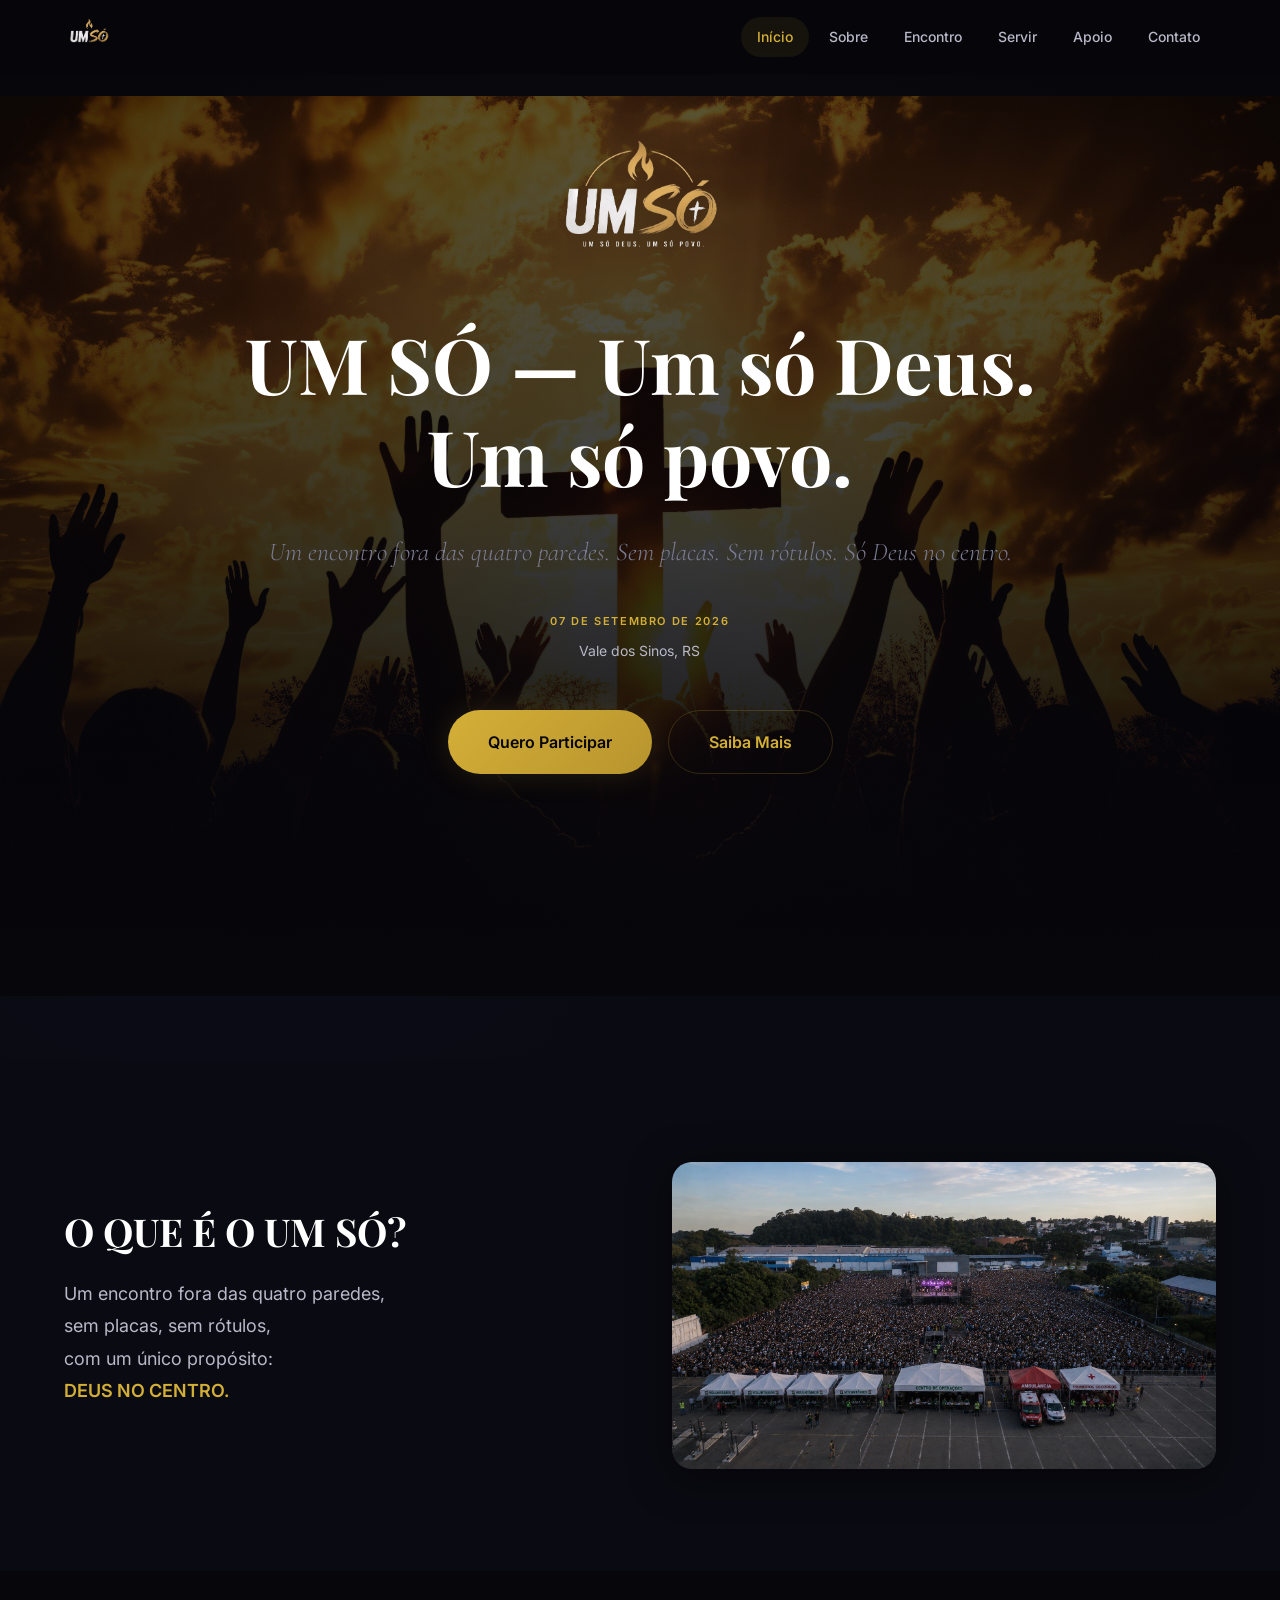
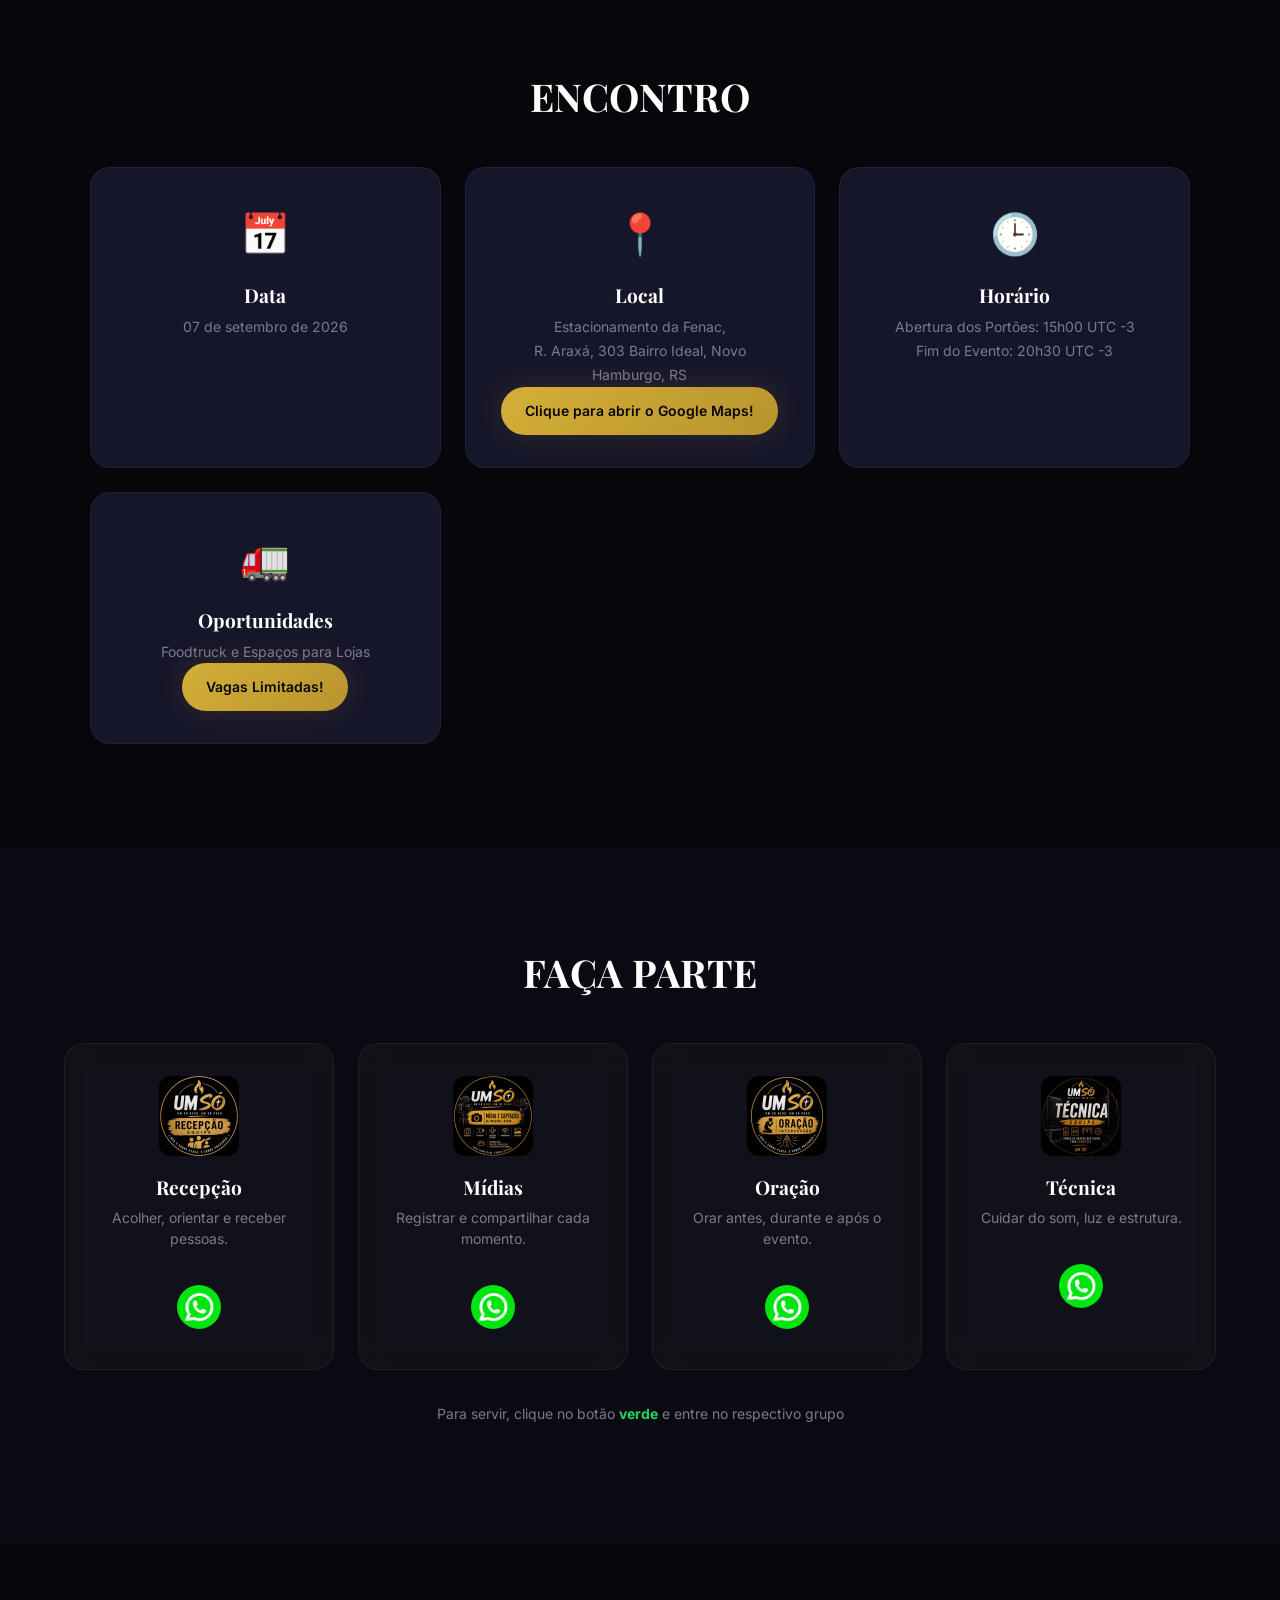
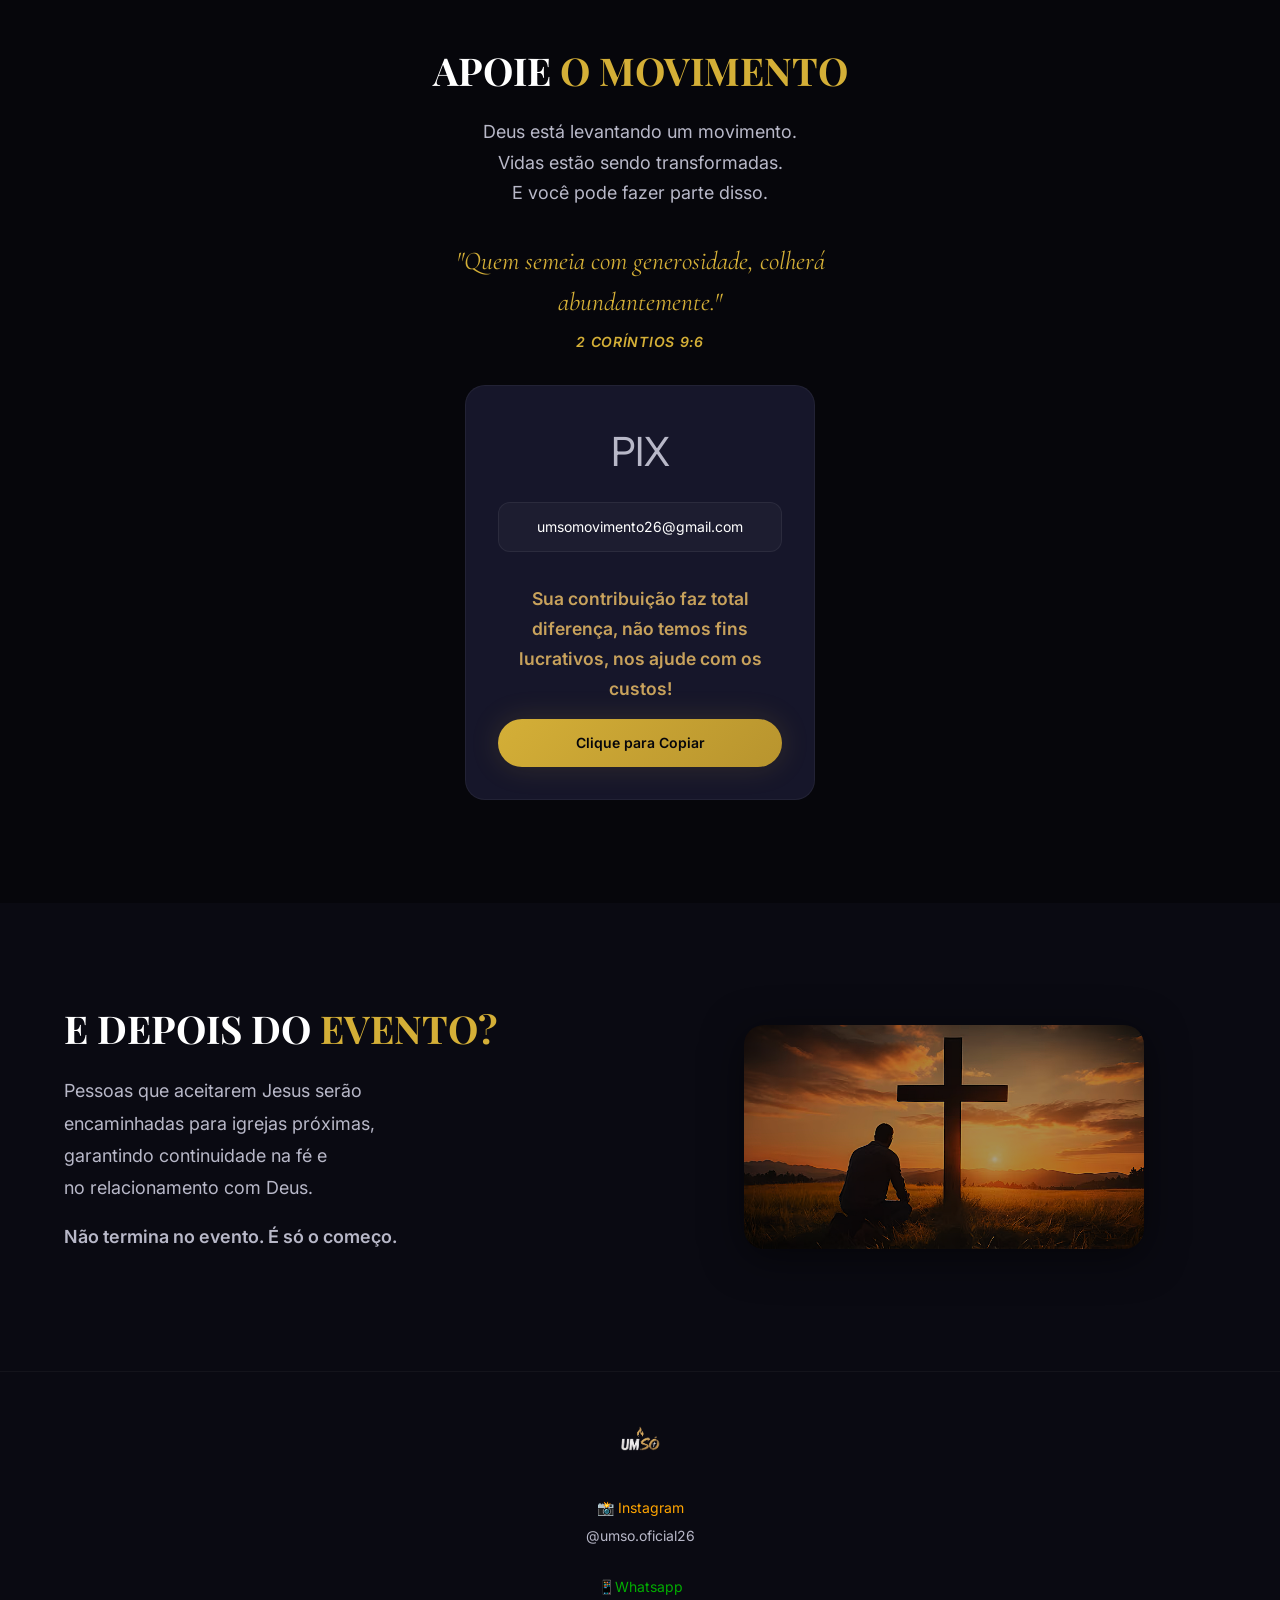
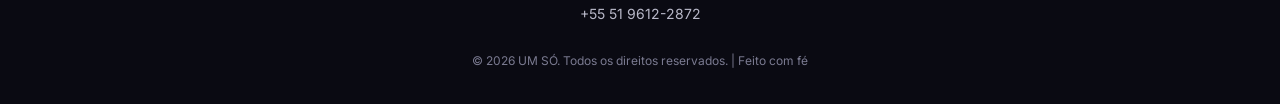
<file: index.html>
<!DOCTYPE html>
<html lang="pt-BR">
<head>
  <meta charset="UTF-8">
  <meta name="viewport" content="width=device-width, initial-scale=1.0">
  <meta name="description" content="UM SÓ - Um encontro cristão interdenominacional de adoração e unidade. 07 de Setembro de 2026, Vale dos Sinos, RS.">
  <meta name="keywords" content="UM SÓ, evento cristão, adoração, unidade, Deus, encontro, worship, Vale dos Sinos">
  <meta name="author" content="UM SÓ Movimento">
  <meta name="robots" content="index, follow">
  
  <!-- Open Graph / Facebook -->
  <meta property="og:type" content="website">
  <meta property="og:url" content="https://umsodeus.com.br/">
  <meta property="og:title" content="UM SÓ — Um só Deus. Um só povo.">
  <meta property="og:description" content="Um encontro cristão interdenominacional de adoração. 07 de Setembro de 2026, Vale dos Sinos, RS.">
  <meta property="og:image" content="https://umsodeus.com.br/midia.png">
  <meta property="og:locale" content="pt_BR">
  
  <!-- Twitter -->
  <meta name="twitter:card" content="summary_large_image">
  <meta name="twitter:url" content="https://umsodeus.com.br/">
  <meta name="twitter:title" content="UM SÓ — Um só Deus. Um só povo.">
  <meta name="twitter:description" content="Um encontro cristão interdenominacional de adoração. 07 de Setembro de 2026, Vale dos Sinos, RS.">
  <meta name="twitter:image" content="https://umsodeus.com.br/midia.png">
  
  <title>UM SÓ - Um só Deus. Um só povo.</title>
  
  <!-- Fonts -->
  <link rel="preconnect" href="https://fonts.googleapis.com">
  <link rel="preconnect" href="https://fonts.gstatic.com" crossorigin>
  <link href="https://fonts.googleapis.com/css2?family=Playfair+Display:wght@400;600;700;800&family=Inter:wght@300;400;500;600;700&family=Cormorant+Garamond:ital,wght@0,300;0,400;1,400&display=swap" rel="stylesheet">
  
  <link rel="icon" href="logolimpa.png" type="image/png">
  <link rel="stylesheet" href="styles.css">
  
  <!-- Schema.org JSON-LD -->
  <script type="application/ld+json">
  {
    "@context": "https://schema.org",
    "@type": "Event",
    "name": "UM SÓ - Encontro de Adoração e Unidade",
    "description": "Um encontro cristão interdenominacional de adoração. Um encontro fora das quatro paredes. Sem placas. Sem rótulos. Só Deus no centro.",
    "startDate": "2026-09-07T00:00:00-03:00",
    "endDate": "2026-09-07T23:59:00-03:00",
    "eventStatus": "https://schema.org/EventScheduled",
    "eventAttendanceMode": "https://schema.org/OfflineEventAttendanceMode",
    "location": {
      "@type": "Place",
      "name": "Vale dos Sinos",
      "address": {
        "@type": "PostalAddress",
        "addressRegion": "RS",
        "addressCountry": "BR"
      }
    },
    "image": "https://umsodeus.com.br/midia.png",
    "organizer": {
      "@type": "Organization",
      "name": "UM SÓ",
      "url": "https://umsodeus.com.br",
      "contactPoint": {
        "@type": "ContactPoint",
        "telephone": "+55-51-93380-4768",
        "contactType": "customer service"
      }
    },
    "performer": {
      "@type": "MusicGroup",
      "name": "UM SÓ Worship"
    }
  }
  </script>
</head>
<body>
  <header class="header">
    <div class="header-content">
      <div class="logo"><img src="logolimpasf.png" alt="Logo UM SÓ"></div>
      <nav class="nav">
        <ul class="nav-links">
          <li><a href="#inicio">Início</a></li>
          <li><a href="#sobre">Sobre</a></li>
          <li><a href="#encontro">Encontro</a></li>
          <li><a href="#servir">Servir</a></li>
          <li><a href="#apoio">Apoio</a></li>
          <li><a href="#contato">Contato</a></li>
        </ul>
        <div class="nav-underline"></div>
      </nav>
      <button class="hamburger" aria-label="Menu" aria-expanded="false">
        <span></span>
        <span></span>
        <span></span>
      </button>
    </div>
  </header>

  <!-- Mobile Menu Overlay -->
  <div class="nav-mobile" id="navMobile">
    <a href="#inicio" class="nav-link">Início</a>
    <a href="#sobre" class="nav-link">Sobre</a>
    <a href="#encontro" class="nav-link">Encontro</a>
    <a href="#servir" class="nav-link">Servir</a>
    <a href="#apoio" class="nav-link">Apoio</a>
    <a href="#contato" class="nav-link">Contato</a>
  </div>

<section id="inicio" class="hero">
  <div class="hero-right">
    <img src="adorandocruz.jpg" alt="Adorando a cruz" class="hero-image">
    <div class="hero-logo-wrapper">
          <img src="logomeiolimpa.png" alt="Logo UM SÓ" class="hero-logo">
    </div>
    <div class="hero-overlay">
      <div class="hero-text-content">
        <h1>UM SÓ — Um só Deus. Um só povo.</h1>
        <p class="hero-tagline">Um encontro fora das quatro paredes. Sem placas. Sem rótulos. Só Deus no centro.</p>
        <div class="hero-date">
          <span class="overline">07 DE SETEMBRO DE 2026</span>
          <span class="hero-location">Vale dos Sinos, RS</span>
        </div>
        <div class="hero-buttons">
          <a href="#encontro" class="btn btn-primary btn-lg">Quero Participar</a>
          <a href="#sobre" class="btn btn-secondary btn-lg">Saiba Mais</a>
        </div>
      </div>
    </div>
  </div>
</section>

  <section id="sobre" class="about">
    <div class="container">
      <div class="about-content">
        <div class="about-text">
          <h2>O QUE É O UM SÓ?</h2>
          <p>Um encontro fora das quatro paredes,<br> sem placas, sem rótulos,<br> com um único propósito:<br> <span class="text-gold">DEUS NO CENTRO.</span></p>
        </div>
        <div class="about-image">
          <img src="multidaoadorando.jpg" alt="Multidão adorando a Deus">
        </div>
      </div>
    </div>
  </section>

  <section id="encontro" class="event">
    <div class="container">
      <h2>ENCONTRO</h2>
      <div class="event-cards">
        <div class="card animate-on-scroll delay-1">
          <div class="icon">📅</div>
          <h3>Data</h3>
          <p>07 de setembro de 2026</p>
        </div>
        <div class="card animate-on-scroll delay-2">
          <div class="icon">📍</div>
          <h3>Local</h3>
          <p>Estacionamento da Fenac, <br>R. Araxá, 303 Bairro Ideal, Novo Hamburgo, RS</p>
          <a href="https://maps.app.goo.gl/UGEg2Bdmgw99nyRcA" class="btn-info" target="_blank" rel="noopener noreferrer">Clique para abrir o Google Maps!</a>
        </div>
        <div class="card animate-on-scroll delay-3">
          <div class="icon">🕒</div>
          <h3>Horário</h3>
          <p>Abertura dos Portões: 15h00 UTC -3<br>Fim do Evento: 20h30 UTC -3</p>
        </div>
        <div class="card animate-on-scroll delay-4">
          <div class="icon">🚛</div>
          <h3>Oportunidades</h3>
          <p>Foodtruck e Espaços para Lojas</p>
          <a href="foodtruck.html" class="btn-info" aria-label="Saiba mais sobre oportunidades de foodtruck e lojas">Vagas Limitadas!</a>
        </div>
      </div>
    </div>
  </section>

  <section id="servir" class="volunteers">
    <div class="container">
      <h2>FAÇA PARTE</h2>
      <div class="volunteer-areas">
        <div class="area area-recepcao animate-on-scroll delay-1">
          <div class="area-image"></div>
          <h3>Recepção</h3>
          <p>Acolher, orientar e receber pessoas.</p>
          <a href="https://chat.whatsapp.com/KQdRpLxNtdp9pKH8oHyIia" target="_blank" class="whatsapp-btn" aria-label="Entrar no grupo de WhatsApp da Recepção">
            <img src="whatsapp.png" alt="">
          </a>
        </div>
        <div class="area area-midia animate-on-scroll delay-2">
          <div class="area-image"></div>
          <h3>Mídias</h3>
          <p>Registrar e compartilhar cada momento.</p>
          <a href="https://chat.whatsapp.com/KQdRpLxNtdp9pKH8oHyIia" target="_blank" class="whatsapp-btn" aria-label="Entrar no grupo de WhatsApp das Mídias">
            <img src="whatsapp.png" alt="">
          </a>
        </div>
        <div class="area area-oracao animate-on-scroll delay-3">
          <div class="area-image"></div>
          <h3>Oração</h3>
          <p>Orar antes, durante e após o evento.</p>
          <a href="https://chat.whatsapp.com/KQdRpLxNtdp9pKH8oHyIia" target="_blank" class="whatsapp-btn" aria-label="Entrar no grupo de WhatsApp da Oração">
            <img src="whatsapp.png" alt="">
          </a>
        </div>
        <div class="area area-tecnica animate-on-scroll delay-4">
          <div class="area-image"></div>
          <h3>Técnica</h3>
          <p>Cuidar do som, luz e estrutura.</p>
          <a href="https://chat.whatsapp.com/KQdRpLxNtdp9pKH8oHyIia" target="_blank" class="whatsapp-btn" aria-label="Entrar no grupo de WhatsApp da Técnica">
            <img src="whatsapp.png" alt="">
          </a>
        </div>
      </div>
      <p class="volunteer-info">Para servir, clique no botão <span class="green-text">verde</span> e entre no respectivo grupo</p>
    </div>
  </section>

  <section id="apoio" class="support">
    <div class="container">
      <h2>APOIE <span class="text-gold">O MOVIMENTO</span></h2>
      <p>Deus está levantando um movimento.<br>Vidas estão sendo transformadas.<br>E você pode fazer parte disso.</p>
      <blockquote class="verse">
        "Quem semeia com generosidade, colherá abundantemente."
        <span class="verse-ref">2 Coríntios 9:6</span>
      </blockquote>
      <div class="plans">
        <div class="plan plan-bronze animate-on-scroll">
          <span class="medal">PIX</span>
          <p class="pix-key">umsomovimento26@gmail.com</p>
          <p class="price price-bronze">Sua contribuição faz total diferença, não temos fins lucrativos, nos ajude com os custos!</p>
          <input type="hidden" id="chavePix" value="umsomovimento26@gmail.com">
          <a href="javascript:void(0)" id="btnCopiar" class="btn-info" onclick="copiarPix()" aria-label="Copiar chave PIX para doação">Clique para Copiar</a>
        </div>
      </div>
    </div>
  </section>

  <section id="depois" class="after">
    <div class="container">
      <div class="after-content">
        <div class="after-text">
          <h2>E DEPOIS DO <span class="text-gold">EVENTO?</span></h2>
          <p>Pessoas que aceitarem Jesus serão<br> encaminhadas para igrejas próximas,<br> garantindo continuidade na fé e<br> no relacionamento com Deus.</p>
          <p class="highlight">Não termina no evento. É só o começo.</p>
        </div>
        <div class="after-image">
          <img src="ajoelhado.png" alt="Pessoa ajoelhada em oração">
        </div>
      </div>
    </div>
  </section>

  <footer id="contato" class="footer">
    <div class="container">
      <div class="footer-content">
        <div class="logo"><img src="logolimpasf.png" alt="Logo UM SÓ"></div>
        <div class="social">
          <a href="https://instagram.com/umso.oficial26" target="_blank" aria-label="Siga-nos no Instagram"><span>&#128248;</span><spam style="color: orange;"> Instagram</spam><br>@umso.oficial26</a>
        </div>
        <div class="contact">
          <a href="https://wa.me/555196122872" target="_blank" aria-label="Entre em contato conosco pelo WhatsApp"><span>&#128241;</span><spam style="color: rgb(2, 173, 2);">Whatsapp</spam><br>+55 51 9612-2872</a>
        </div>
        <p>&copy; 2026 UM SÓ. Todos os direitos reservados. | Feito com fé</p>
      </div>
    </div>
  </footer>

  <script src="script.js"></script>
</body>
</file>
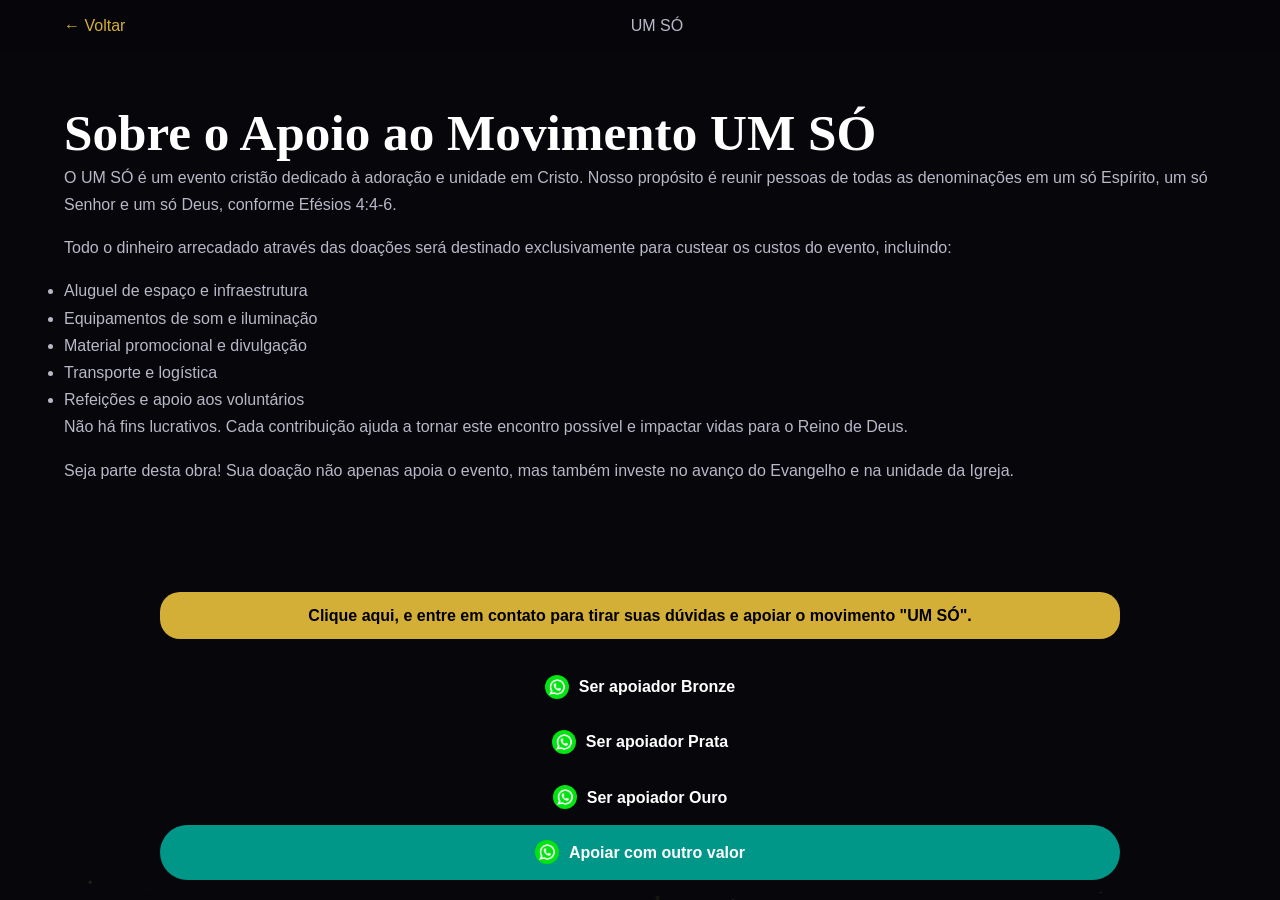
<file: apoio.html>
<!DOCTYPE html>
<html lang="pt-BR">
<head>
  <meta charset="UTF-8">
  <meta name="viewport" content="width=device-width, initial-scale=1.0">
  <meta name="description" content="Apoie o movimento UM SÓ - Evento cristão de adoração e unidade.">
  <meta name="keywords" content="UM SÓ, apoio, evento cristão, adoração, unidade, Deus">
  <title>UM SÓ - Apoie o Movimento</title>
  <link rel="preconnect" href="https://fonts.googleapis.com">
  <link rel="preconnect" href="https://fonts.gstatic.com" crossorigin>
  <link href="https://fonts.googleapis.com/css2?family=Montserrat:wght@400;700&family=Poppins:wght@300;400;600&display=swap" rel="stylesheet">
  <link rel="stylesheet" href="styles.css">
</head>
<body>
  <header class="header">
    <div class="header-content">
      <a href="index.html" class="back-btn">← Voltar</a>
      <div class="logo">UM SÓ</div>
      <div></div> <!-- Spacer -->
    </div>
  </header>

  <section class="apoio-info">
    <div class="container">
      <h1>Sobre o Apoio ao Movimento UM SÓ</h1>
      <p>O UM SÓ é um evento cristão dedicado à adoração e unidade em Cristo. Nosso propósito é reunir pessoas de todas as denominações em um só Espírito, um só Senhor e um só Deus, conforme Efésios 4:4-6.</p>
      <p>Todo o dinheiro arrecadado através das doações será destinado exclusivamente para custear os custos do evento, incluindo:</p>
      <ul>
        <li>Aluguel de espaço e infraestrutura</li>
        <li>Equipamentos de som e iluminação</li>
        <li>Material promocional e divulgação</li>
        <li>Transporte e logística</li>
        <li>Refeições e apoio aos voluntários</li>
      </ul>
      <p>Não há fins lucrativos. Cada contribuição ajuda a tornar este encontro possível e impactar vidas para o Reino de Deus.</p>
      <p>Seja parte desta obra! Sua doação não apenas apoia o evento, mas também investe no avanço do Evangelho e na unidade da Igreja.</p>
    </div>
  </section>

  <div class="whatsapp-section">
    <p>Clique aqui, e entre em contato para tirar suas dúvidas e apoiar o movimento "UM SÓ".</p>
    <div class="support-actions">
      <a href="https://wa.link/pgxjeu" target="_blank" class="support-btn support-bronze">
        <img src="whatsapp.png" alt="WhatsApp Bronze"> Ser apoiador Bronze
      </a>
      <a href="https://wa.link/csjr4a" target="_blank" class="support-btn support-prata">
        <img src="whatsapp.png" alt="WhatsApp Prata"> Ser apoiador Prata
      </a>
      <a href="https://wa.link/1alzcy" target="_blank" class="support-btn support-ouro">
        <img src="whatsapp.png" alt="WhatsApp Ouro"> Ser apoiador Ouro
      </a>
      <a href="https://wa.link/jvon53" target="_blank" class="support-btn support-others">
        <img src="whatsapp.png" alt="WhatsApp Outro Valor"> Apoiar com outro valor
      </a>
    </div>
  </div>

  <script src="script.js"></script>
</body>
</html>
</file>
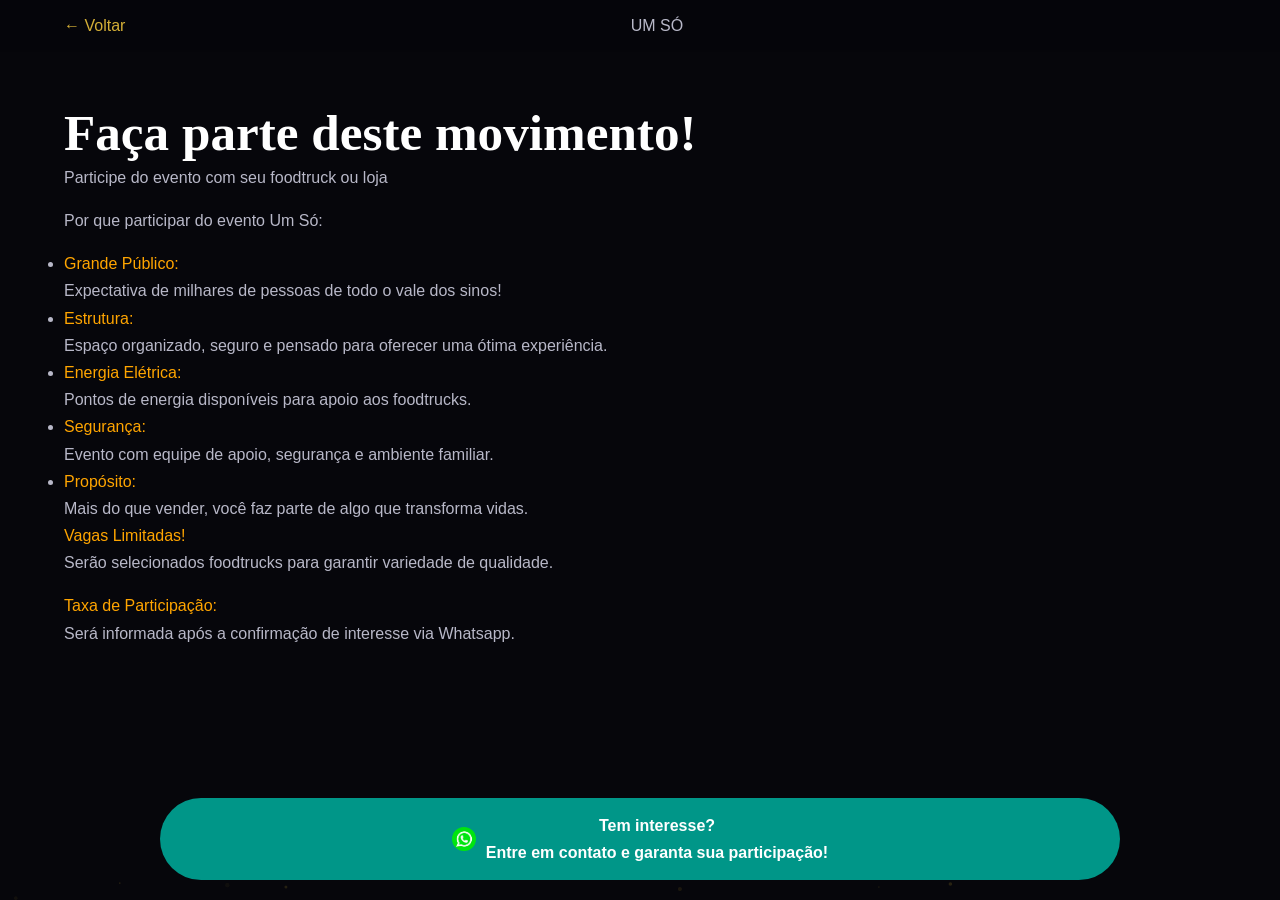
<file: foodtruck.html>
<!DOCTYPE html>
<html lang="pt-BR">
<head>
  <meta charset="UTF-8">
  <meta name="viewport" content="width=device-width, initial-scale=1.0">
  <meta name="description" content="Apoie o movimento UM SÓ - Evento cristão de adoração e unidade.">
  <meta name="keywords" content="UM SÓ, apoio, evento cristão, adoração, unidade, Deus">
  <title>UM SÓ - Apoie o Movimento</title>
  <link rel="preconnect" href="https://fonts.googleapis.com">
  <link rel="preconnect" href="https://fonts.gstatic.com" crossorigin>
  <link href="https://fonts.googleapis.com/css2?family=Montserrat:wght@400;700&family=Poppins:wght@300;400;600&display=swap" rel="stylesheet">
  <link rel="stylesheet" href="styles.css">
</head>
<body>
  <header class="header">
    <div class="header-content">
      <a href="index.html" class="back-btn">← Voltar</a>
      <div class="logo">UM SÓ</div>
      <div></div>
    </div>
  </header>

  <section class="apoio-info">
    <div class="container">
      <h1>Faça parte deste movimento!</h1>
      <p>Participe do evento com seu foodtruck ou loja</p>
      <p>Por que participar do evento Um Só:</p>
      <ul>
        <li><span style="color: orange;">Grande Público:</span><br>Expectativa de milhares de pessoas de todo o vale dos sinos!</li>
        <li><span style="color: orange;">Estrutura:</span><br>Espaço organizado, seguro e pensado para oferecer uma ótima experiência.</li>
        <li><span style="color: orange;">Energia Elétrica:</span><br>Pontos de energia disponíveis para apoio aos foodtrucks.</li>
        <li><span style="color: orange;">Segurança:</span><br>Evento com equipe de apoio, segurança e ambiente familiar.</li>
        <li><span style="color: orange;">Propósito:</span><br>Mais do que vender, você faz parte de algo que transforma vidas.</li>
      </ul>
      <p><span style="color: orange;">Vagas Limitadas!</span><br>Serão selecionados foodtrucks para garantir variedade de qualidade.</p>
      <p><span style="color: orange;">Taxa de Participação:</span><br>Será informada após a confirmação de interesse via Whatsapp.</p>
    </div>
  </section>

  <div class="whatsapp-section">
    <div  class="support-actions">
      <a href="https://wa.link/zmbcq4" target="_blank" class="support-btn support-others">
        <img src="whatsapp.png" alt="WhatsApp Outro Valor">Tem interesse?<br>Entre em contato e garanta sua participação!
      </a>
    </div>
  </div>

  <script src="script.js"></script>
</body>
</html>
</file>
<file: styles.css>
/* ============================================
   DESIGN SYSTEM — UM SÓ
   v1.0 — Maio 2026
   ============================================ */

/* === DESIGN TOKENS === */
:root {
  /* Cores Primarias — Dourado Celestial */
  --gold: #D4AF37;
  --black: #000000;
  --gold-light: #E8D48B;
  --gold-dark: #B8942E;
  --gold-muted: #C8A25C;
  --gold-glow: rgba(212, 175, 55, 0.4);
  --gold-subtle: rgba(212, 175, 55, 0.08);
  --gold-border: rgba(212, 175, 55, 0.2);

  /* Backgrounds — Escuros com profundidade */
  --bg-deep: #06060B;
  --bg-primary: #0A0A12;
  --bg-secondary: #0F0F1A;
  --bg-elevated: #141422;
  --bg-card: #16162A;
  --bg-card-hover: #1C1C36;
  --bg-glass: rgba(255, 255, 255, 0.03);
  --bg-glass-hover: rgba(255, 255, 255, 0.06);

  /* Accent */
  --celestial-blue: #1E3A5F;
  --amber-warm: #C8A25C;

  /* Texto */
  --text-primary: #FFFFFF;
  --text-secondary: #B8B8C8;
  --text-muted: #7A7A90;
  --text-gold: #D4AF37;

  /* Sombras */
  --shadow-gold: 0 0 30px rgba(212, 175, 55, 0.15);
  --shadow-gold-intense: 0 0 60px rgba(212, 175, 55, 0.25);
  --shadow-sm: 0 2px 8px rgba(0,0,0,0.3);
  --shadow-md: 0 4px 20px rgba(0,0,0,0.4);
  --shadow-lg: 0 8px 40px rgba(0,0,0,0.5);

  /* Transicoes */
  --ease-smooth: cubic-bezier(0.4, 0, 0.2, 1);
  --ease-out: cubic-bezier(0, 0, 0.2, 1);
  --duration-fast: 200ms;
  --duration-normal: 350ms;
  --duration-slow: 600ms;

  /* Tipografia */
  --font-display: 'Playfair Display', Georgia, serif;
  --font-heading: 'Cormorant Garamond', Georgia, serif;
  --font-body: 'Inter', -apple-system, sans-serif;

  /* Escala tipografica (fluid) */
  --fs-hero: clamp(3rem, 6vw, 5.5rem);
  --fs-h1: clamp(2.25rem, 4vw, 3.5rem);
  --fs-h2: clamp(1.75rem, 3vw, 2.5rem);
  --fs-h3: clamp(1.25rem, 2vw, 1.75rem);
  --fs-h4: clamp(1.1rem, 1.5vw, 1.375rem);
  --fs-body: 1rem;
  --fs-body-sm: 0.875rem;
  --fs-caption: 0.75rem;
  --fs-overline: 0.6875rem;

  /* Espacamento */
  --space-xs: 0.25rem;
  --space-sm: 0.5rem;
  --space-md: 1rem;
  --space-lg: 1.5rem;
  --space-xl: 2rem;
  --space-2xl: 3rem;
  --space-3xl: 4rem;
  --space-section: clamp(4rem, 8vw, 7rem);

  /* Layout */
  --container-max: 1200px;
  --border-radius-sm: 8px;
  --border-radius-md: 12px;
  --border-radius-lg: 20px;
  --border-radius-xl: 28px;
  --border-radius-full: 9999px;
}

/* === RESET & BASE === */
*, *::before, *::after {
  margin: 0;
  padding: 0;
  box-sizing: border-box;
}

html {
  scroll-behavior: smooth;
  font-size: 16px;
  -webkit-font-smoothing: antialiased;
}

body {
  font-family: var(--font-body);
  background: var(--bg-deep);
  color: var(--text-secondary);
  line-height: 1.7;
  overflow-x: hidden;
}

img {
  max-width: 100%;
  height: auto;
  display: block;
}

a {
  color: var(--gold);
  text-decoration: none;
  transition: color var(--duration-fast) var(--ease-smooth);
}

a:hover {
  color: var(--gold-light);
}

::selection {
  background: var(--gold);
  color: var(--bg-deep);
}

/* === TYPOGRAPHY === */
h1, h2, h3, h4 {
  font-family: var(--font-display);
  font-weight: 700;
  color: var(--text-primary);
  line-height: 1.2;
}

h1 { font-size: var(--fs-h1); }
h2 { font-size: var(--fs-h2); }
h3 { font-size: var(--fs-h3); }
h4 { font-size: var(--fs-h4); }

p {
  margin-bottom: 1rem;
}

/* === UTILITY CLASSES === */
.container {
  max-width: var(--container-max);
  margin: 0 auto;
  padding: 0 1.5rem;
}

.text-gold { color: var(--text-gold); }
.text-primary { color: var(--text-primary); }
.text-muted { color: var(--text-muted); }
.text-center { text-align: center; }

.overline {
  font-family: var(--font-body);
  font-size: var(--fs-overline);
  font-weight: 600;
  letter-spacing: 0.15em;
  text-transform: uppercase;
  color: var(--gold);
}

/* === HEADER & NAVIGATION === */
.header {
  position: fixed;
  top: 0;
  width: 100%;
  background: rgba(6, 6, 11, 0.85);
  backdrop-filter: blur(20px);
  -webkit-backdrop-filter: blur(20px);
  z-index: 1000;
  padding: 0.75rem 0;
  transition: all var(--duration-normal) var(--ease-smooth);
  border-bottom: 1px solid transparent;
}

.header.scrolled {
  background: rgba(6, 6, 11, 0.95);
  border-bottom: 1px solid var(--gold-border);
}

.header-content {
  max-width: var(--container-max);
  margin: 0 auto;
  padding: 0 1.5rem;
  display: flex;
  align-items: center;
  justify-content: space-between;
  gap: 2rem;
}

.header .logo {
  min-width: 80px;
}

.header .logo img {
  max-height: 50px;
  width: auto;
}

/* Desktop Navigation */
.nav ul.nav-links {
  display: flex;
  list-style: none;
  gap: 0.25rem;
}

.nav-links a {
  display: block;
  padding: 0.5rem 1rem;
  font-size: var(--fs-body-sm);
  font-weight: 500;
  color: var(--text-secondary);
  border-radius: var(--border-radius-full);
  transition: all var(--duration-fast) var(--ease-smooth);
}

.nav-links a:hover,
.nav-links a.active {
  color: var(--gold);
  background: var(--gold-subtle);
}

.nav-underline {
  display: none;
}

/* Hamburger Button */
.hamburger {
  display: none;
  flex-direction: column;
  gap: 5px;
  cursor: pointer;
  background: none;
  border: none;
  padding: 8px;
  z-index: 1001;
}

.hamburger span {
  display: block;
  width: 24px;
  height: 2px;
  background: var(--text-primary);
  transition: all var(--duration-normal) var(--ease-smooth);
  border-radius: 2px;
}

.hamburger.active span:nth-child(1) {
  transform: rotate(45deg) translate(5px, 5px);
}

.hamburger.active span:nth-child(2) {
  opacity: 0;
}

.hamburger.active span:nth-child(3) {
  transform: rotate(-45deg) translate(5px, -5px);
}

/* Mobile Menu Overlay */
.nav-mobile {
  position: fixed;
  top: 0;
  left: 0;
  right: 0;
  bottom: 0;
  background: rgba(6, 6, 11, 0.97);
  backdrop-filter: blur(30px);
  -webkit-backdrop-filter: blur(30px);
  display: flex;
  flex-direction: column;
  align-items: center;
  justify-content: center;
  gap: 1.5rem;
  z-index: 999;
  opacity: 0;
  pointer-events: none;
  transition: opacity var(--duration-normal) var(--ease-smooth);
}

.nav-mobile.open {
  opacity: 1;
  pointer-events: auto;
}

.nav-mobile .nav-link {
  font-family: var(--font-display);
  font-size: 1.75rem;
  color: var(--text-secondary);
  transition: all var(--duration-fast) var(--ease-smooth);
  transform: translateY(20px);
  opacity: 0;
}

.nav-mobile.open .nav-link {
  transform: translateY(0);
  opacity: 1;
  transition-delay: calc(var(--i, 0) * 80ms);
}

.nav-mobile .nav-link:hover {
  color: var(--gold);
}

/* === BUTTONS === */
.btn {
  display: inline-flex;
  align-items: center;
  justify-content: center;
  gap: 0.5rem;
  padding: 0.875rem 2rem;
  font-family: var(--font-body);
  font-size: var(--fs-body-sm);
  font-weight: 600;
  border-radius: var(--border-radius-full);
  border: none;
  cursor: pointer;
  transition: all var(--duration-normal) var(--ease-smooth);
  text-decoration: none;
  position: relative;
  overflow: hidden;
}

.btn::after {
  content: '';
  position: absolute;
  inset: 0;
  background: linear-gradient(135deg, rgba(255,255,255,0.15), transparent);
  opacity: 0;
  transition: opacity var(--duration-fast);
}

.btn:hover::after {
  opacity: 1;
}

.btn-primary {
  background: linear-gradient(135deg, var(--gold), var(--gold-dark));
  color: var(--bg-deep);
  box-shadow: var(--shadow-gold);
}

.btn-primary:hover {
  transform: translateY(-2px);
  box-shadow: var(--shadow-gold-intense);
}

.btn-secondary {
  background: transparent;
  color: var(--gold);
  border: 1.5px solid var(--gold-border);
}

.btn-secondary:hover {
  background: var(--gold-subtle);
  border-color: var(--gold);
  transform: translateY(-2px);
}

.btn-lg {
  padding: 1.1rem 2.5rem;
  font-size: var(--fs-body);
}

.btn-info {
  display: inline-block;
  background: linear-gradient(135deg, var(--gold), var(--gold-dark));
  color: var(--bg-deep);
  padding: 0.75rem 1.5rem;
  text-decoration: none;
  border-radius: var(--border-radius-full);
  font-weight: 600;
  font-size: var(--fs-body-sm);
  transition: all var(--duration-normal) var(--ease-smooth);
  box-shadow: var(--shadow-gold);
}

.btn-info:hover {
  transform: translateY(-2px);
  box-shadow: var(--shadow-gold-intense);
}

/* === HERO SECTION === */
.hero {
  position: relative;
  min-height: 100vh;
  display: flex;
  align-items: center;
  justify-content: center;
  overflow: hidden;
  padding: 6rem 0 4rem;
  width: 100%;
}

.hero::before {
  content: '';
  position: absolute;
  inset: 0;
  background: radial-gradient(ellipse 80% 60% at 50% 40%, rgba(212, 175, 55, 0.06) 0%, transparent 70%),
              radial-gradient(ellipse 60% 50% at 20% 80%, rgba(30, 58, 95, 0.08) 0%, transparent 60%),
              linear-gradient(180deg, var(--bg-deep) 0%, var(--bg-primary) 100%);
  z-index: 0;
}

.hero-content {
  width: 100%;
  height: 100%;
  z-index: 1;
  position: relative;
  display: flex;
  align-items: center;
  justify-content: center;
}

.hero-right {
  position: relative;
  width: 100%;
  height: 100%;
  min-height: 100vh;
  overflow: hidden;
}

.hero-right .hero-image {
  position: absolute;
  inset: 0;
  width: 100%;
  height: 100%;
  object-fit: cover;
  object-position: center;
  display: block;
  animation: kenburns 25s ease-in-out infinite;
  z-index: 0;
}

.hero-logo-wrapper {
  margin-bottom: 1rem;
  position: absolute;
  top: 2%;
  left: 50%;
  transform: translateX(-50%);
  z-index: 3;
  max-width: 200px;
  width: 100%;
  animation: heroLogoReveal 1.2s var(--ease-out) 0.1s both;
}

.hero-logo-wrapper .hero-logo {
  width: 100%;
  height: auto;
  display: block;
}
.hero-logo {
  width: 160px;
  height: auto
}
.hero-overlay {
  position: relative;
  inset: 0;
  min-height: 100vh;
  display: flex;
  align-items: center;
  justify-content: center;
  padding: 2rem;
  background: linear-gradient(180deg, rgba(6,6,11,0.3) 0%, rgba(6,6,11,0.5) 40%, rgba(6,6,11,0.85) 80%, var(--bg-deep) 100%);
  z-index: 2;
}

.hero-text-content {
  display: flex;
  flex-direction: column;
  align-items: center;
  text-align: center;
  gap: 1rem;
  text-align: center;
  width: 100%;
  max-width: 800px;
  animation: heroFadeIn 1.5s var(--ease-out) 0.3s both;
}

.hero-text-content h1 {
  font-size: var(--fs-hero);
  margin-bottom: 1rem;
  animation: heroFadeIn 1s var(--ease-out) 0.5s both;
}

.hero-tagline {
  font-family: var(--font-heading);
  font-size: var(--fs-h3);
  font-style: italic;
  color: var(--text-muted);
  line-height: 1.5;
  margin-bottom: 1.5rem;
  font-weight: 300;
  animation: heroFadeIn 1s var(--ease-out) 0.8s both;
}

.hero-date {
  display: flex;
  flex-direction: column;
  align-items: center;
  gap: 0.5rem;
  margin-bottom: 2rem;
  animation: heroFadeIn 1s var(--ease-out) 1.1s both;
}

.hero-location {
  font-size: var(--fs-body-sm);
  color: var(--text-secondary);
}

.hero-buttons {
  display: flex;
  gap: 1rem;
  justify-content: center;
  flex-wrap: wrap;
  animation: heroFadeIn 1s var(--ease-out) 1.3s both;
}

/* === SECTIONS === */
section {
  padding: var(--space-section) 0;
  position: relative;
}

/* === ABOUT SECTION === */
.about {
  background: var(--bg-primary);
}

.about-content {
  display: flex;
  align-items: center;
  gap: 4rem;
  flex-wrap: wrap;
}

.about-text {
  flex: 1;
  min-width: 300px;
}

.about-text h2 {
  margin-bottom: 1.5rem;
}

.about-text p {
  font-size: var(--fs-body-lg, 1.125rem);
  line-height: 1.8;
  color: var(--text-secondary);
}

.about-text span {
  color: var(--gold);
  font-weight: 600;
}

.about-image {
  flex: 1;
  min-width: 300px;
}

.about-image img {
  width: 100%;
  border-radius: var(--border-radius-lg);
  box-shadow: var(--shadow-lg);
}

/* === EVENT SECTION === */
.event {
  background: var(--bg-deep);
}

.event h2 {
  text-align: center;
  margin-bottom: 3rem;
}

.event-cards {
  display: grid;
  grid-template-columns: repeat(auto-fit, minmax(260px, 1fr));
  gap: 1.5rem;
  max-width: 1100px;
  margin: 0 auto;
}

.card {
  background: var(--bg-card);
  border: 1px solid rgba(255,255,255,0.05);
  border-radius: var(--border-radius-lg);
  padding: 2rem;
  text-align: center;
  transition: all var(--duration-normal) var(--ease-smooth);
  position: relative;
  overflow: hidden;
}

.card::before {
  content: '';
  position: absolute;
  top: 0;
  left: 0;
  right: 0;
  height: 3px;
  background: linear-gradient(90deg, var(--gold), var(--amber-warm), var(--gold));
  opacity: 0;
  transition: opacity var(--duration-normal);
}

.card:hover {
  transform: translateY(-6px);
  border-color: var(--gold-border);
  box-shadow: var(--shadow-gold);
}

.card:hover::before {
  opacity: 1;
}

.card .icon {
  font-size: 2.5rem;
  margin-bottom: 1rem;
  display: block;
}

.card h3 {
  font-size: var(--fs-h4);
  margin-bottom: 0.5rem;
}

.card p {
  color: var(--text-muted);
  font-size: var(--fs-body-sm);
  margin-bottom: 0;
}

/* === VOLUNTEERS SECTION === */
.volunteers {
  background: var(--bg-primary);
}

.volunteers h2 {
  text-align: center;
  margin-bottom: 3rem;
}

.volunteer-areas {
  display: grid;
  grid-template-columns: repeat(auto-fit, minmax(250px, 1fr));
  gap: 1.5rem;
  margin-bottom: 2rem;
}

.area {
  background: var(--bg-glass);
  backdrop-filter: blur(12px);
  -webkit-backdrop-filter: blur(12px);
  border: 1px solid rgba(255,255,255,0.06);
  border-radius: var(--border-radius-lg);
  padding: 2rem;
  text-align: center;
  transition: all var(--duration-normal) var(--ease-smooth);
  position: relative;
  overflow: hidden;
}

.area::after {
  content: '';
  position: absolute;
  inset: 0;
  background: radial-gradient(circle at 50% 0%, var(--gold-subtle) 0%, transparent 60%);
  opacity: 0;
  transition: opacity var(--duration-slow);
}

.area:hover {
  border-color: var(--gold-border);
  transform: translateY(-4px);
  background: var(--bg-glass-hover);
}

.area:hover::after {
  opacity: 1;
}

.area-image {
  width: 80px;
  height: 80px;
  border-radius: var(--border-radius-md);
  margin: 0 auto 1.25rem;
  background-size: cover;
  background-position: center;
  background-color: var(--gold-subtle);
  display: grid;
  place-items: center;
  position: relative;
  z-index: 1;
}

.area-recepcao .area-image { background-image: url('recepcao.png'); }
.area-midia .area-image { background-image: url('midia.png'); }
.area-oracao .area-image { background-image: url('oracao.png'); }
.area-tecnica .area-image { background-image: url('tecnica.png'); }

.area h3 {
  font-size: var(--fs-h4);
  margin-bottom: 0.5rem;
  position: relative;
  z-index: 1;
}

.area p {
  font-size: var(--fs-body-sm);
  color: var(--text-muted);
  line-height: 1.5;
  position: relative;
  z-index: 1;
}

.whatsapp-btn {
  display: inline-block;
  margin-top: 1.25rem;
  position: relative;
  z-index: 1;
}
.whatsapp-section {
  position: fixed;
  bottom: 20px;
  left: 50%;
  transform: translateX(-50%);
  text-align: center;
  z-index: 1000;
  width: min(100%, 960px);
}

.whatsapp-btn img {
  width: 44px;
  height: 44px;
  border-radius: 50%;
  transition: transform var(--duration-fast);
}

.whatsapp-btn:hover img {
  transform: scale(1.1);
}
.whatsapp-section p {
  background-color: var(--gold);
  color: var(--black);
  padding: 10px 20px;
  border-radius: 20px;
  font-weight: 600;
  margin-bottom: 20px;
  display: align-items: center;
}
.volunteer-info {
  text-align: center;
  font-size: var(--fs-body-sm);
  color: var(--text-muted);
  margin-top: 1.5rem;
}

.green-text {
  color: #25D366;
  font-weight: 700;
}

/* === SUPPORT SECTION === */
.support {
  background: var(--bg-deep);
  text-align: center;
}
.support-btn {
  display: flex;
  align-items: center;
  gap: 10px;
  justify-content: center;
  padding: 14px 18px;
  color: white;
  text-decoration: none;
  border-radius: 999px;
  font-weight: 700;
  transition: transform 0.2s ease, box-shadow 0.2s ease;
}

.support-btn img {
  width: 24px;
  height: 24px;
  border-radius: 50%;
}
.support-others {
  background: #009688;
}

.support-btn:hover {
  transform: translateY(-2px);
  box-shadow: 0 10px 20px rgba(0, 0, 0, 0.18);
}

.support h2 {
  margin-bottom: 1.5rem;
}

.support h2 span {
  color: var(--gold);
}

.support > .container > p {
  max-width: 600px;
  margin: 0 auto 1rem;
  font-size: var(--fs-body-lg, 1.125rem);
  line-height: 1.7;
}

.support .verse {
  font-family: var(--font-heading);
  font-size: var(--fs-h3);
  font-style: italic;
  color: var(--gold);
  margin: 2rem auto;
  max-width: 500px;
  line-height: 1.6;
}

.support .verse-ref {
  display: block;
  font-family: var(--font-body);
  font-size: var(--fs-body-sm);
  font-weight: 600;
  margin-top: 0.5rem;
  letter-spacing: 0.05em;
  text-transform: uppercase;
}

.plans {
  display: flex;
  justify-content: center;
  gap: 1.5rem;
  flex-wrap: wrap;
  margin-top: 2rem;
}

.plan {
  background: var(--bg-card);
  border: 1px solid rgba(255,255,255,0.05);
  border-radius: var(--border-radius-lg);
  padding: 2rem;
  text-align: center;
  transition: all var(--duration-normal) var(--ease-smooth);
  display: flex;
  flex-direction: column;
  gap: 1rem;
  max-width: 350px;
}

.plan:hover {
  transform: translateY(-4px);
  border-color: var(--gold-border);
  box-shadow: var(--shadow-gold);
}

.medal {
  font-size: 2.5rem;
}

.pix-key {
  font-family: var(--font-body);
  font-size: var(--fs-body-sm);
  color: var(--text-primary);
  word-break: break-all;
  background: var(--bg-glass);
  padding: 0.75rem 1rem;
  border-radius: var(--border-radius-md);
  border: 1px solid rgba(255,255,255,0.06);
}

.price {
  font-size: 1.1rem;
  font-weight: 600;
  color: var(--text-secondary);
  margin: 0;
}

.price-bronze {
  color: var(--gold-muted);
}

/* === AFTER SECTION === */
.after {
  background: var(--bg-primary);
}

.after-content {
  display: flex;
  align-items: center;
  gap: 4rem;
  flex-wrap: wrap;
}

.after-text {
  flex: 1;
  min-width: 300px;
}

.after-text h2 {
  margin-bottom: 1.5rem;
}

.after-text h2 span {
  color: var(--gold);
}

.after-text p {
  font-size: var(--fs-body-lg, 1.125rem);
  line-height: 1.8;
  color: var(--text-secondary);
}

.highlight {
  font-weight: 600;
  color: var(--gold);
  font-size: 1.1rem;
  margin-top: 1rem;
}

.after-image {
  flex: 1;
  min-width: 300px;
  display: flex;
  justify-content: center;
}

.after-image img {
  max-width: 400px;
  width: 100%;
  border-radius: var(--border-radius-lg);
  box-shadow: var(--shadow-lg);
}

/* === FOOTER === */
.footer {
  background: var(--bg-primary);
  border-top: 1px solid rgba(255,255,255,0.04);
  padding: 3rem 0 2rem;
}

.footer-content {
  display: flex;
  flex-direction: column;
  align-items: center;
  gap: 1.5rem;
  text-align: center;
}

.footer .logo img {
  max-height: 50px;
  width: auto;
}

.social a,
.contact a {
  font-size: var(--fs-body-sm);
  color: var(--text-secondary);
  transition: color var(--duration-fast);
}

.social a:hover,
.contact a:hover {
  color: var(--gold);
}

.footer p {
  font-size: var(--fs-caption);
  color: var(--text-muted);
  margin: 0;
}

/* === SCROLL ANIMATIONS === */
.animate-on-scroll {
  opacity: 0;
  transform: translateY(30px);
  transition: opacity 0.8s var(--ease-out), transform 0.8s var(--ease-out);
}

.animate-on-scroll.visible {
  opacity: 1;
  transform: translateY(0);
}

.animate-on-scroll.delay-1 { transition-delay: 100ms; }
.animate-on-scroll.delay-2 { transition-delay: 200ms; }
.animate-on-scroll.delay-3 { transition-delay: 300ms; }
.animate-on-scroll.delay-4 { transition-delay: 400ms; }

/* === SCROLL PROGRESS BAR === */
.scroll-progress {
  position: fixed;
  top: 0;
  left: 0;
  height: 3px;
  z-index: 1001;
  background: linear-gradient(90deg, var(--gold), var(--amber-warm));
  width: 0%;
  transition: width 50ms linear;
}

/* === PARTICLES CANVAS === */
#particles-canvas {
  position: fixed;
  top: 0;
  left: 0;
  width: 100%;
  height: 100%;
  pointer-events: none;
  z-index: 0;
  opacity: 0.6;
}

/* === KEYFRAME ANIMATIONS === */
@keyframes kenburns {
  0% { transform: scale(1) translate(0, 0); }
  50% { transform: scale(1.08) translate(-1%, -1%); }
  100% { transform: scale(1) translate(0, 0); }
}

@keyframes heroFadeIn {
  from { opacity: 0; transform: translateY(40px) scale(0.95); }
  to { opacity: 1; transform: translateY(0) scale(1); }
}

@keyframes heroLogoReveal {
  from { opacity: 0; transform: translateX(-50%) scale(0.7); filter: blur(8px); }
  to { opacity: 1; transform: translateX(-50%) scale(1); filter: blur(0); }
}

@keyframes particleRise {
  0% { transform: translateY(0) scale(1); opacity: 0; }
  10% { opacity: 1; }
  90% { opacity: 0.6; }
  100% { transform: translateY(-100vh) scale(0.3); opacity: 0; }
}

@keyframes lightRay {
  0%, 100% { opacity: 0.05; transform: scaleY(1); }
  50% { opacity: 0.15; transform: scaleY(1.1); }
}

/* === RESPONSIVE === */
@media (max-width: 1024px) {
  .hero-logo-wrapper {
    max-width: 180px;
    top: 12%;
  }
}

@media (max-width: 768px) {
  /* Show hamburger, hide desktop nav */
  .nav ul.nav-links {
    display: none;
  }
  .hero-logo {
    width: 110px;
  }
  .hero-content h1 {
    font-ssize: 2rem;
    line-height: 1.2;
  }
  .hero-tagline {
    font-size: 0.95rem
  }
  .hamburger {
    display: flex;
  }

  /* Hero adjustments */
  .hero {
    padding: 5rem 0 3rem;
  }

  .hero-logo-wrapper {
    max-width: 150px;
    top: 10%;
  }

  .hero-overlay {
    padding: 3rem 1rem 2rem;
    align-items: center;
  }

  .hero-buttons {
    width: 100%;
    text-align: center;
    flex-direction: column;
    align-items: center;
  }

  .btn-lg {
    width: 100%;
    max-width: 280px;
  }

  /* Sections */
  .about-content,
  .after-content {
    flex-direction: column;
    gap: 2rem;
  }

  .about-text,
  .after-text {
    text-align: center;
  }

  .event-cards {
    grid-template-columns: 1fr;
  }

  .volunteer-areas {
    grid-template-columns: 1fr;
  }

  /* Footer */
  .footer-content {
    gap: 1rem;
  }
}

@media (max-width: 390px) {
  :root {
    font-size: 15px;
  }

  .container {
    padding: 0 1rem;
  }

  .hero-logo-wrapper {
    max-width: 130px;
  }

  .hero-text-content h1 {
    font-size: 2.5rem;
  }

  .hero-tagline {
    font-size: 1.1rem;
  }

  section {
    padding: 3rem 0;
  }
}
</file>
